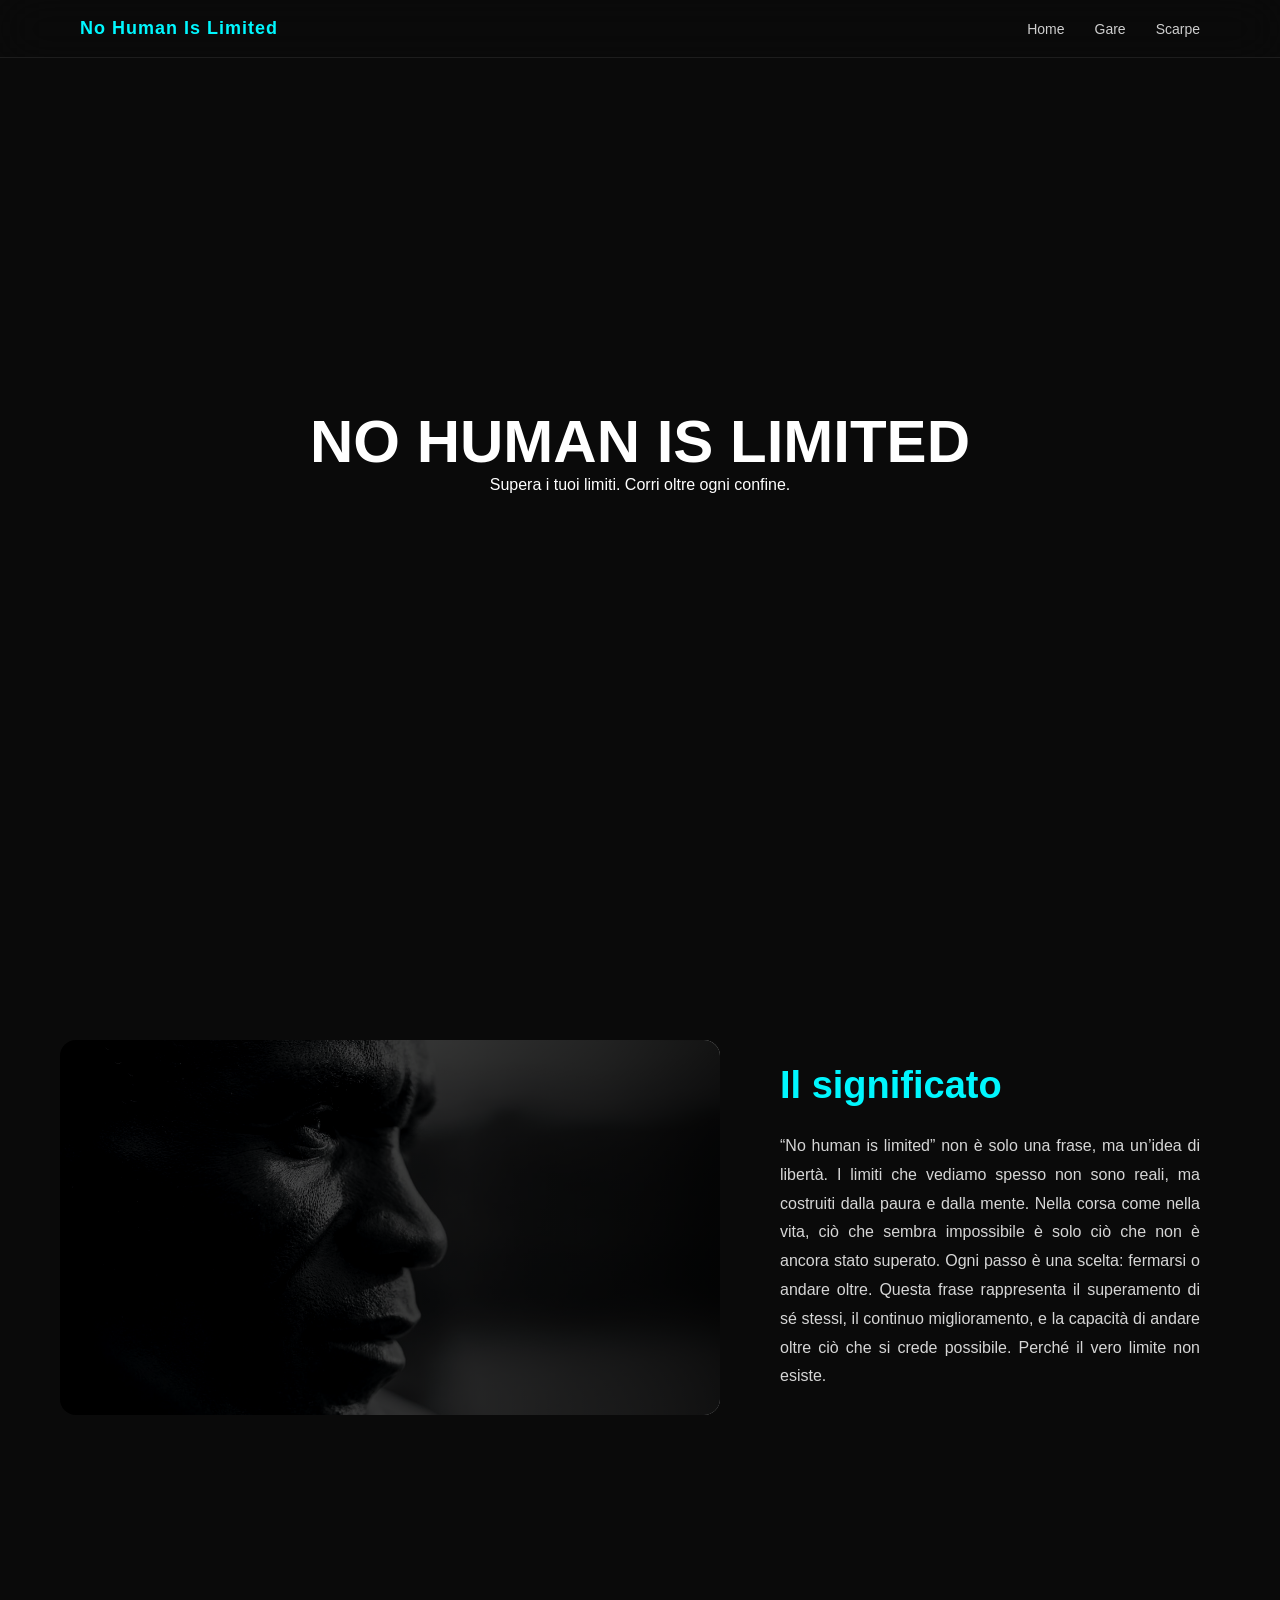
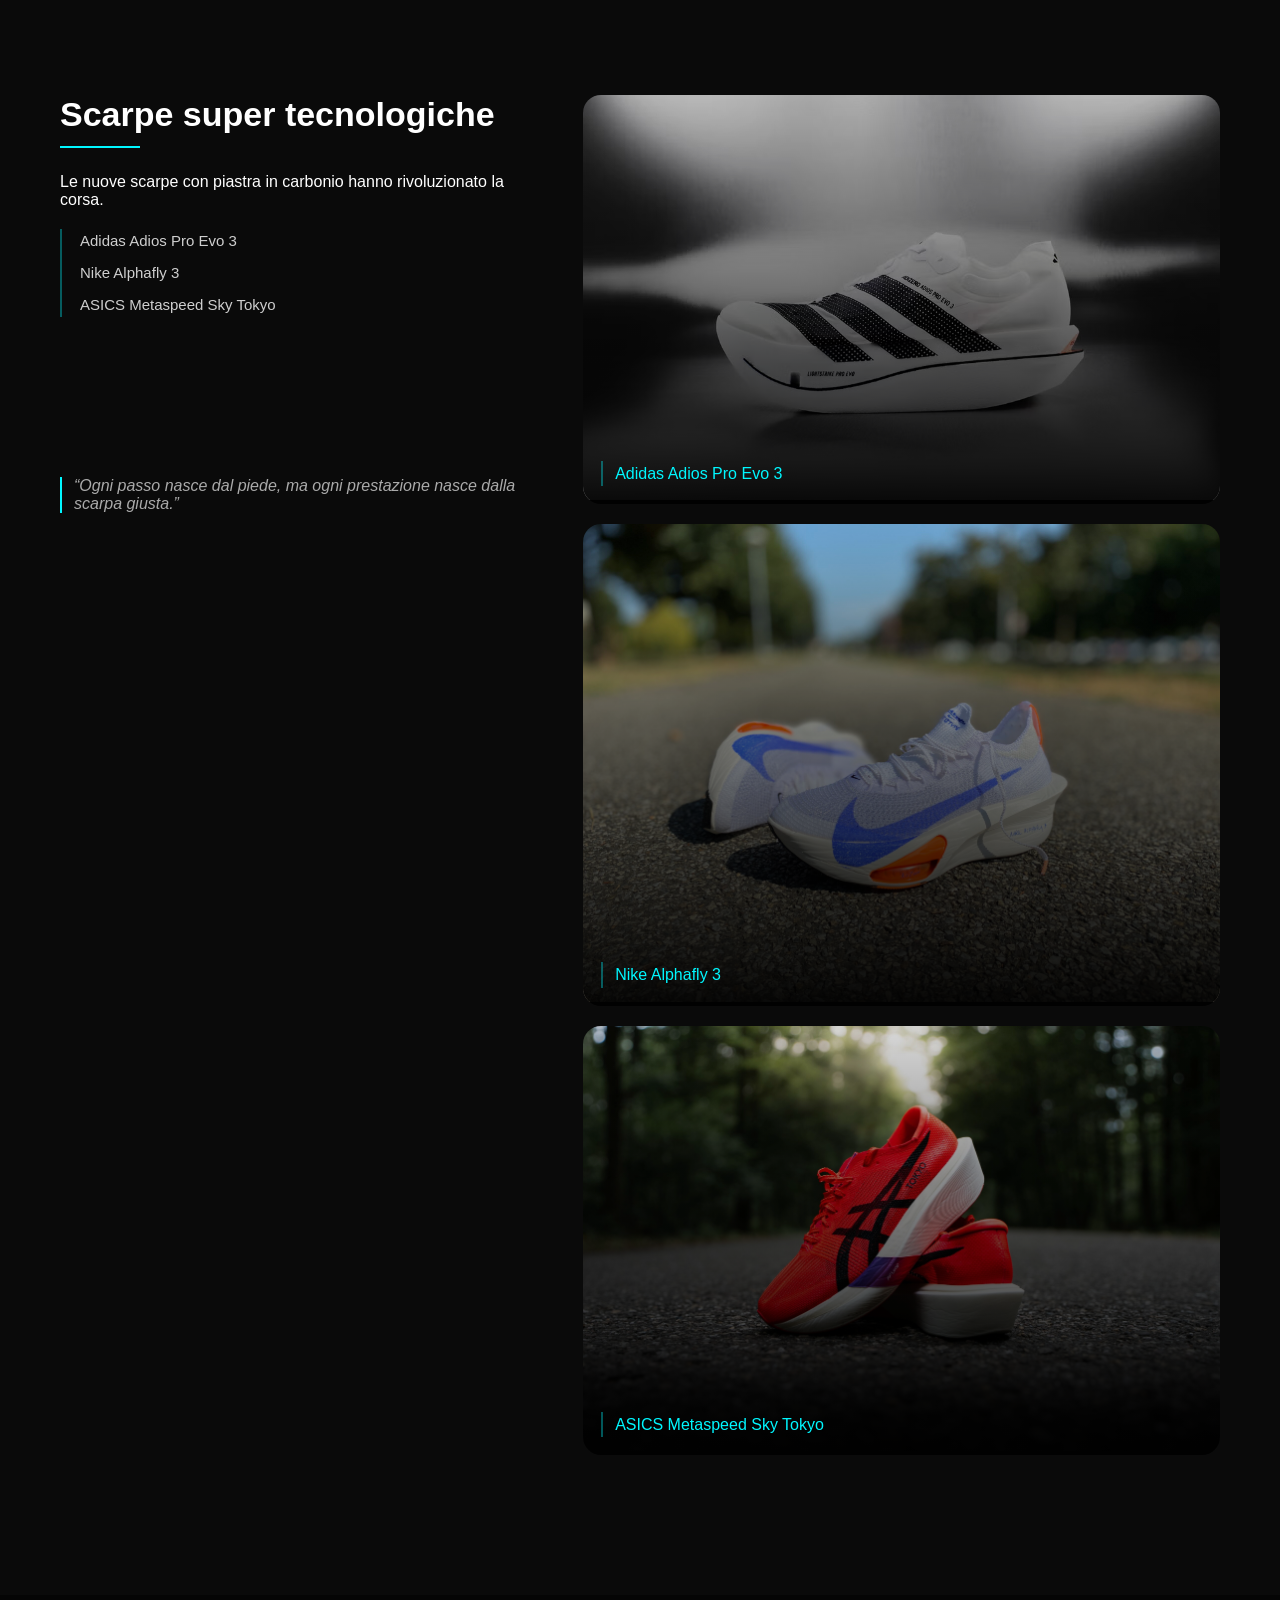
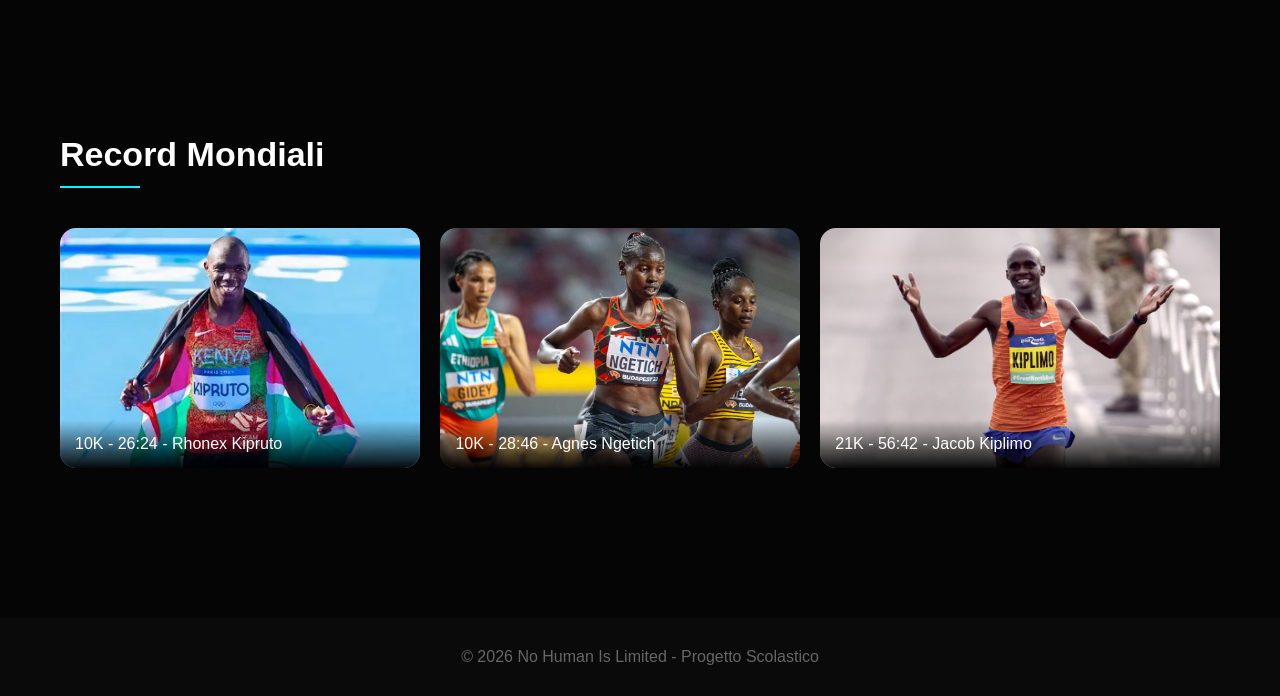
<file: index.html>
<!DOCTYPE html>
<html lang="it">
<head>
    <meta charset="UTF-8">
    <meta name="viewport" content="width=device-width, initial-scale=1.0">
    <title>No Human Is Limited</title>
    <link rel="stylesheet" href="style.css">
</head>

<body>

<!-- NAVBAR -->
<header class="navbar">
    <div class="nav-container">

        <div class="logo">No Human Is Limited</div>

        <ul class="menu">
            <li><a href="index.html">Home</a></li>
            <li><a href="gare.html">Gare</a></li>
            <li><a href="scarpe.html">Scarpe</a></li>
        </ul>

    </div>
</header>

<!-- HERO -->
<section class="hero reveal">
    <h2>NO HUMAN IS LIMITED</h2>
    <p>Supera i tuoi limiti. Corri oltre ogni confine.</p>
</section>

<!-- SIGNIFICATO -->
<section class="meaning-section reveal">

    <div class="meaning-left">
        <img src="img/hero.jpg">
        <div class="meaning-overlay"></div>
    </div>

    <div class="meaning-right">
        <div class="meaning-text">
            <h2>Il significato</h2>
            <p>
                “No human is limited” non è solo una frase, ma un’idea di libertà.
I limiti che vediamo spesso non sono reali, ma costruiti dalla paura e dalla mente.

Nella corsa come nella vita, ciò che sembra impossibile è solo ciò che non è ancora stato superato. Ogni passo è una scelta: fermarsi o andare oltre.

Questa frase rappresenta il superamento di sé stessi, il continuo miglioramento, e la capacità di andare oltre ciò che si crede possibile.

Perché il vero limite non esiste.
            </p>
        </div>
    </div>

</section>

<!-- SCARPE -->
<section class="shoes-section reveal">

    <div class="shoes-left">

        <h2>Scarpe super tecnologiche</h2>

        <p>
            Le nuove scarpe con piastra in carbonio hanno rivoluzionato la corsa.
        </p>

        <div class="shoes-list">
            <p>Adidas Adios Pro Evo 3</p>
            <p>Nike Alphafly 3</p>
            <p>ASICS Metaspeed Sky Tokyo</p>
        </div>

        <!-- 🔥 CITAZIONE MOLTO PIÙ IN BASSO -->
        <p class="shoes-quote">
            “Ogni passo nasce dal piede, ma ogni prestazione nasce dalla scarpa giusta.”
        </p>

    </div>

    <div class="shoes-right">

        <div class="shoe-card">
            <img src="img/adidas.jpg">
            <div class="shoe-overlay"><p>Adidas Adios Pro Evo 3</p></div>
        </div>

        <div class="shoe-card">
            <img src="img/nike.jpg">
            <div class="shoe-overlay"><p>Nike Alphafly 3</p></div>
        </div>

        <div class="shoe-card">
            <img src="img/asics.jpg">
            <div class="shoe-overlay"><p>ASICS Metaspeed Sky Tokyo</p></div>
        </div>

    </div>

</section>

<!-- RECORD -->
<section class="records reveal">

    <h2>Record Mondiali</h2>

    <div class="records-container">

        <div class="record-card">
            <img src="img/kipruto.jpg">
            <div class="overlay"><p>10K - 26:24 - Rhonex Kipruto</p></div>
        </div>

        <div class="record-card">
            <img src="img/10kf.jpg">
            <div class="overlay"><p>10K - 28:46 - Agnes Ngetich</p></div>
        </div>

        <div class="record-card">
            <img src="img/kiplimo.jpg">
            <div class="overlay"><p>21K - 56:42 - Jacob Kiplimo</p></div>
        </div>

        <div class="record-card">
            <img src="img/gidey.jpg">
            <div class="overlay"><p>21K - 1:02:52 - Letesenbet Gidey</p></div>
        </div>

        <div class="record-card">
            <img src="img/sawe.jpg">
            <div class="overlay"><p>42K - 1:59:30 - Sabastian Sawe</p></div>
        </div>

        <div class="record-card">
            <img src="img/chepngetich.jpg">
            <div class="overlay"><p>42K - 2:09:56 - Ruth Chepng'etich</p></div>
        </div>

    </div>

</section>

<footer>
    <p>© 2026 No Human Is Limited - Progetto Scolastico</p>
</footer>

<script src="script.js"></script>

</body>
</html>
</file>
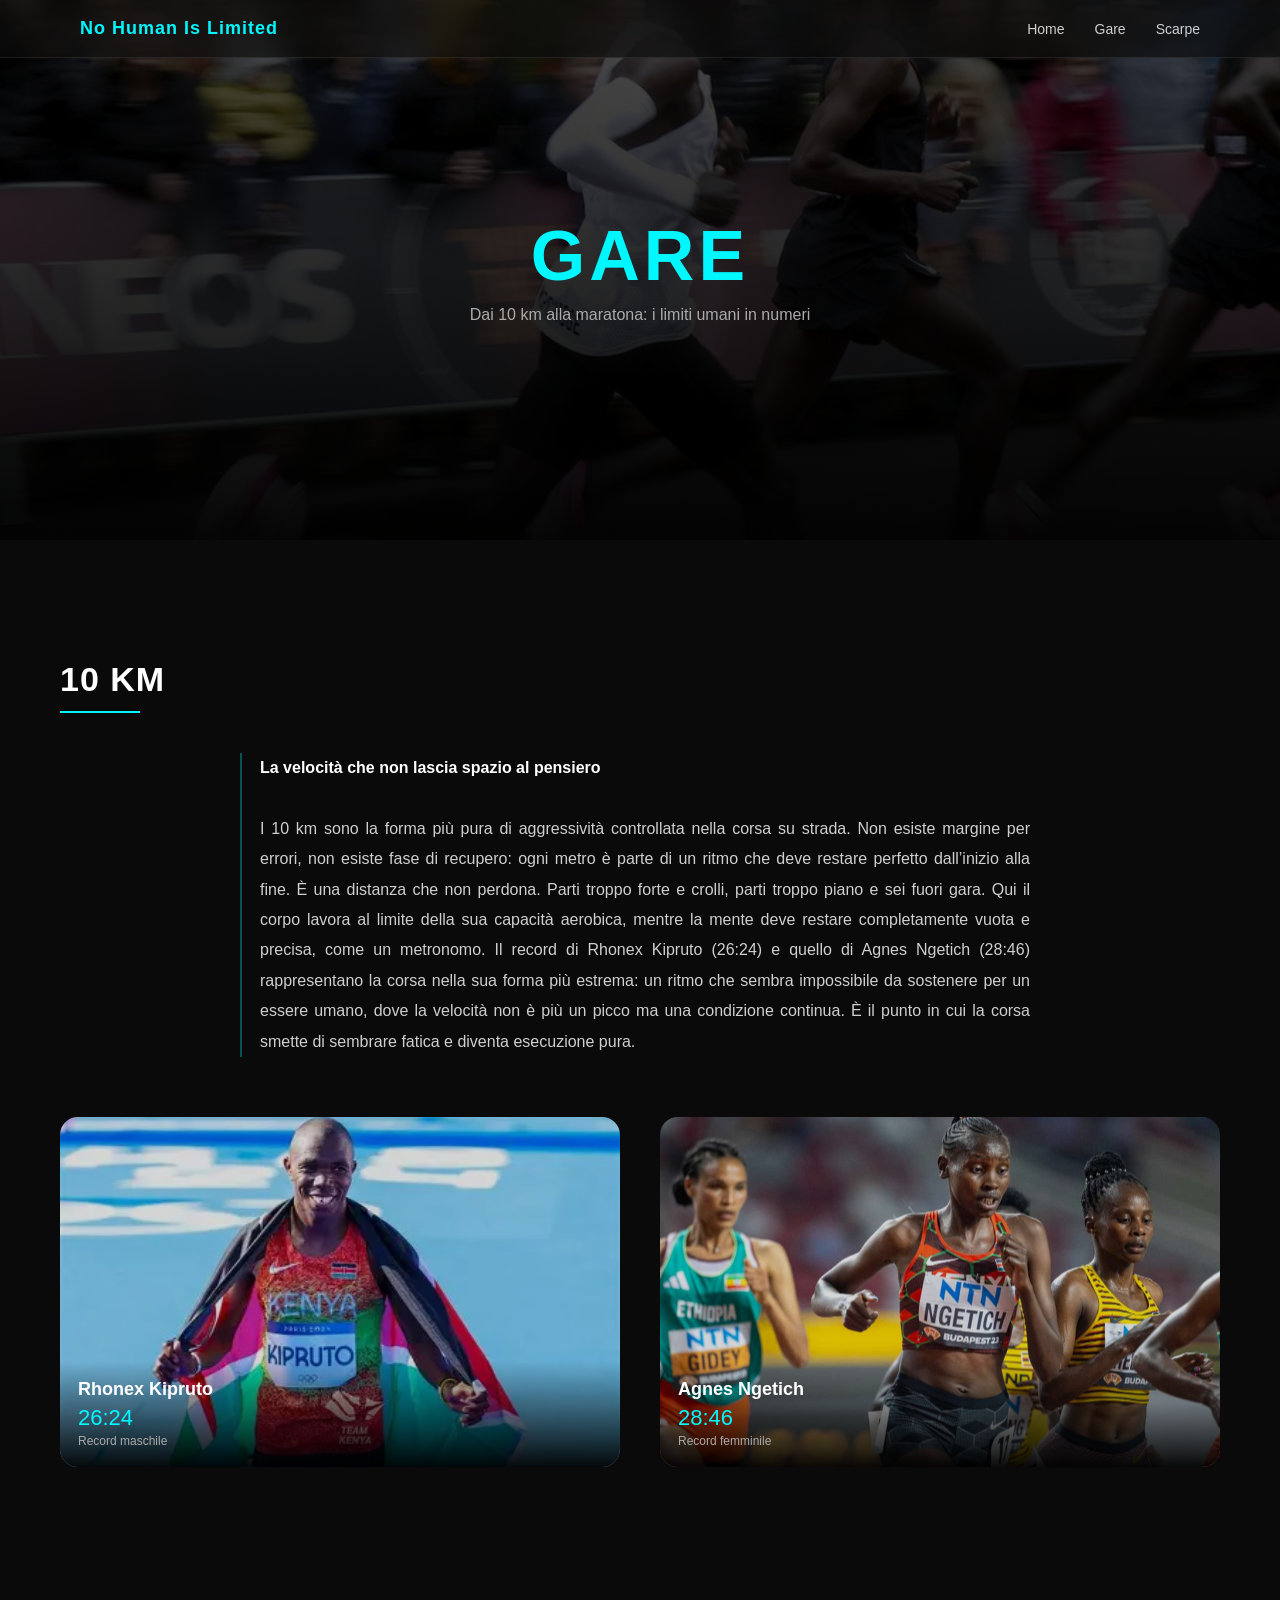
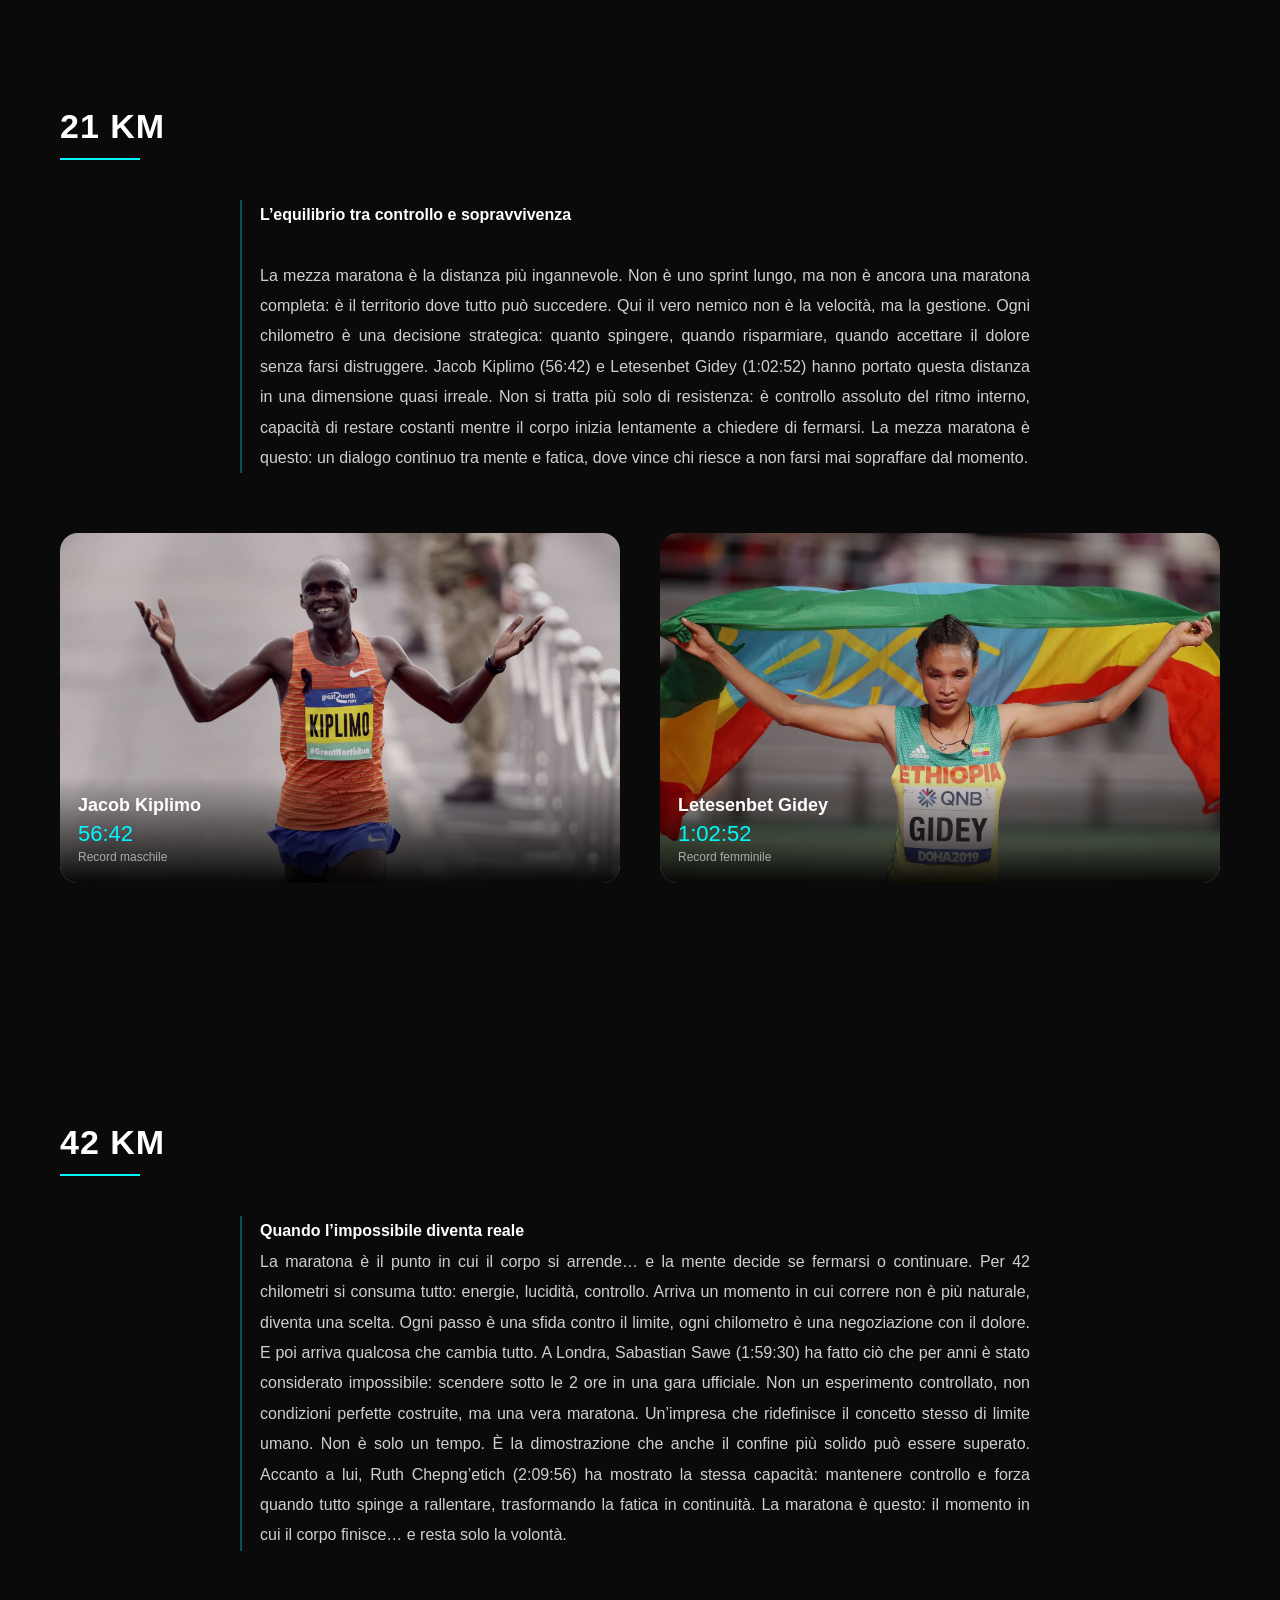
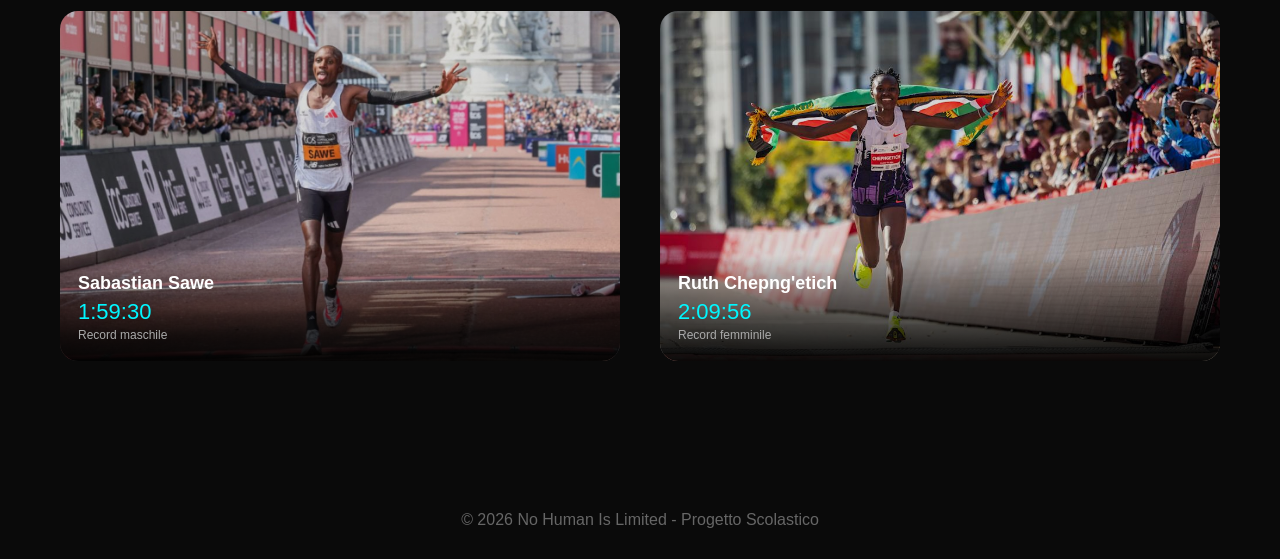
<file: gare.html>
<!DOCTYPE html>
<html lang="it">
<head>
    <meta charset="UTF-8">
    <meta name="viewport" content="width=device-width, initial-scale=1.0">
    <title>Gare - No Human Is Limited</title>

    <link rel="stylesheet" href="style.css">
</head>

<body>

<!-- NAVBAR -->
<header class="navbar">
    <div class="nav-container">

        <div class="logo">No Human Is Limited</div>

        <ul class="menu">
            <li><a href="index.html">Home</a></li>
            <li><a href="gare.html">Gare</a></li>
            <li><a href="scarpe.html">Scarpe</a></li>
        </ul>

    </div>
</header>

<!-- HERO GARE CON IMMAGINE -->
<section class="gare-hero reveal">

    <div class="gare-hero-bg"></div>

    <div class="gare-hero-content">
        <h1>GARE</h1>
        <p>Dai 10 km alla maratona: i limiti umani in numeri</p>
    </div>

</section>

<!-- 10K -->
<section class="gara-section reveal">

    <h2 class="section-title">10 KM</h2>

    <!-- DESCRIZIONE -->
    <p class="gara-description">
La velocità che non lascia spazio al pensiero<br><br>

I 10 km sono la forma più pura di aggressività controllata nella corsa su strada. Non esiste margine per errori, non esiste fase di recupero: ogni metro è parte di un ritmo che deve restare perfetto dall’inizio alla fine.
È una distanza che non perdona. Parti troppo forte e crolli, parti troppo piano e sei fuori gara. Qui il corpo lavora al limite della sua capacità aerobica, mentre la mente deve restare completamente vuota e precisa, come un metronomo.

Il record di Rhonex Kipruto (26:24) e quello di Agnes Ngetich (28:46) rappresentano la corsa nella sua forma più estrema: un ritmo che sembra impossibile da sostenere per un essere umano, dove la velocità non è più un picco ma una condizione continua. È il punto in cui la corsa smette di sembrare fatica e diventa esecuzione pura.
</p>
    

    <div class="gara-grid">

        <div class="gara-card">
            <img src="img/kipruto.jpg">
            <div class="gara-info">
                <h3>Rhonex Kipruto</h3>
                <p>26:24</p>
                <span>Record maschile</span>
            </div>
        </div>

        <div class="gara-card">
            <img src="img/10kf.jpg">
            <div class="gara-info">
                <h3>Agnes Ngetich</h3>
                <p>28:46</p>
                <span>Record femminile</span>
            </div>
        </div>

    </div>
</section>


<!-- 21K -->
<section class="gara-section reveal">

    <h2 class="section-title">21 KM</h2>

    <p class="gara-description">
L’equilibrio tra controllo e sopravvivenza<br><br>

La mezza maratona è la distanza più ingannevole. Non è uno sprint lungo, ma non è ancora una maratona completa: è il territorio dove tutto può succedere.

Qui il vero nemico non è la velocità, ma la gestione. Ogni chilometro è una decisione strategica: quanto spingere, quando risparmiare, quando accettare il dolore senza farsi distruggere.

Jacob Kiplimo (56:42) e Letesenbet Gidey (1:02:52) hanno portato questa distanza in una dimensione quasi irreale. Non si tratta più solo di resistenza: è controllo assoluto del ritmo interno, capacità di restare costanti mentre il corpo inizia lentamente a chiedere di fermarsi.

La mezza maratona è questo: un dialogo continuo tra mente e fatica, dove vince chi riesce a non farsi mai sopraffare dal momento.
</p>

    <div class="gara-grid">

        <div class="gara-card">
            <img src="img/kiplimo.jpg">
            <div class="gara-info">
                <h3>Jacob Kiplimo</h3>
                <p>56:42</p>
                <span>Record maschile</span>
            </div>
        </div>

        <div class="gara-card">
            <img src="img/gidey.jpg">
            <div class="gara-info">
                <h3>Letesenbet Gidey</h3>
                <p>1:02:52</p>
                <span>Record femminile</span>
            </div>
        </div>

    </div>
</section>


<!-- 42K -->
<section class="gara-section reveal">

    <h2 class="section-title">42 KM</h2>

    <p class="gara-description">
Quando l’impossibile diventa reale<br>

La maratona è il punto in cui il corpo si arrende… e la mente decide se fermarsi o continuare.

Per 42 chilometri si consuma tutto: energie, lucidità, controllo. Arriva un momento in cui correre non è più naturale, diventa una scelta. Ogni passo è una sfida contro il limite, ogni chilometro è una negoziazione con il dolore.

E poi arriva qualcosa che cambia tutto.

A Londra, Sabastian Sawe (1:59:30) ha fatto ciò che per anni è stato considerato impossibile: scendere sotto le 2 ore in una gara ufficiale. Non un esperimento controllato, non condizioni perfette costruite, ma una vera maratona. Un’impresa che ridefinisce il concetto stesso di limite umano.

Non è solo un tempo.
È la dimostrazione che anche il confine più solido può essere superato.

Accanto a lui, Ruth Chepng’etich (2:09:56) ha mostrato la stessa capacità: mantenere controllo e forza quando tutto spinge a rallentare, trasformando la fatica in continuità.

La maratona è questo: il momento in cui il corpo finisce… e resta solo la volontà.
</p>

    <div class="gara-grid">

        <div class="gara-card">
            <img src="img/sawe.jpg">
            <div class="gara-info">
                <h3>Sabastian Sawe</h3>
                <p>1:59:30</p>
                <span>Record maschile</span>
            </div>
        </div>

        <div class="gara-card">
            <img src="img/chepngetich.jpg">
            <div class="gara-info">
                <h3>Ruth Chepng'etich</h3>
                <p>2:09:56</p>
                <span>Record femminile</span>
            </div>
        </div>

    </div>
</section>
<!-- FOOTER -->
<footer>
    <p>© 2026 No Human Is Limited - Progetto Scolastico</p>
</footer>

<script src="script.js"></script>

</body>
</html>
</file>
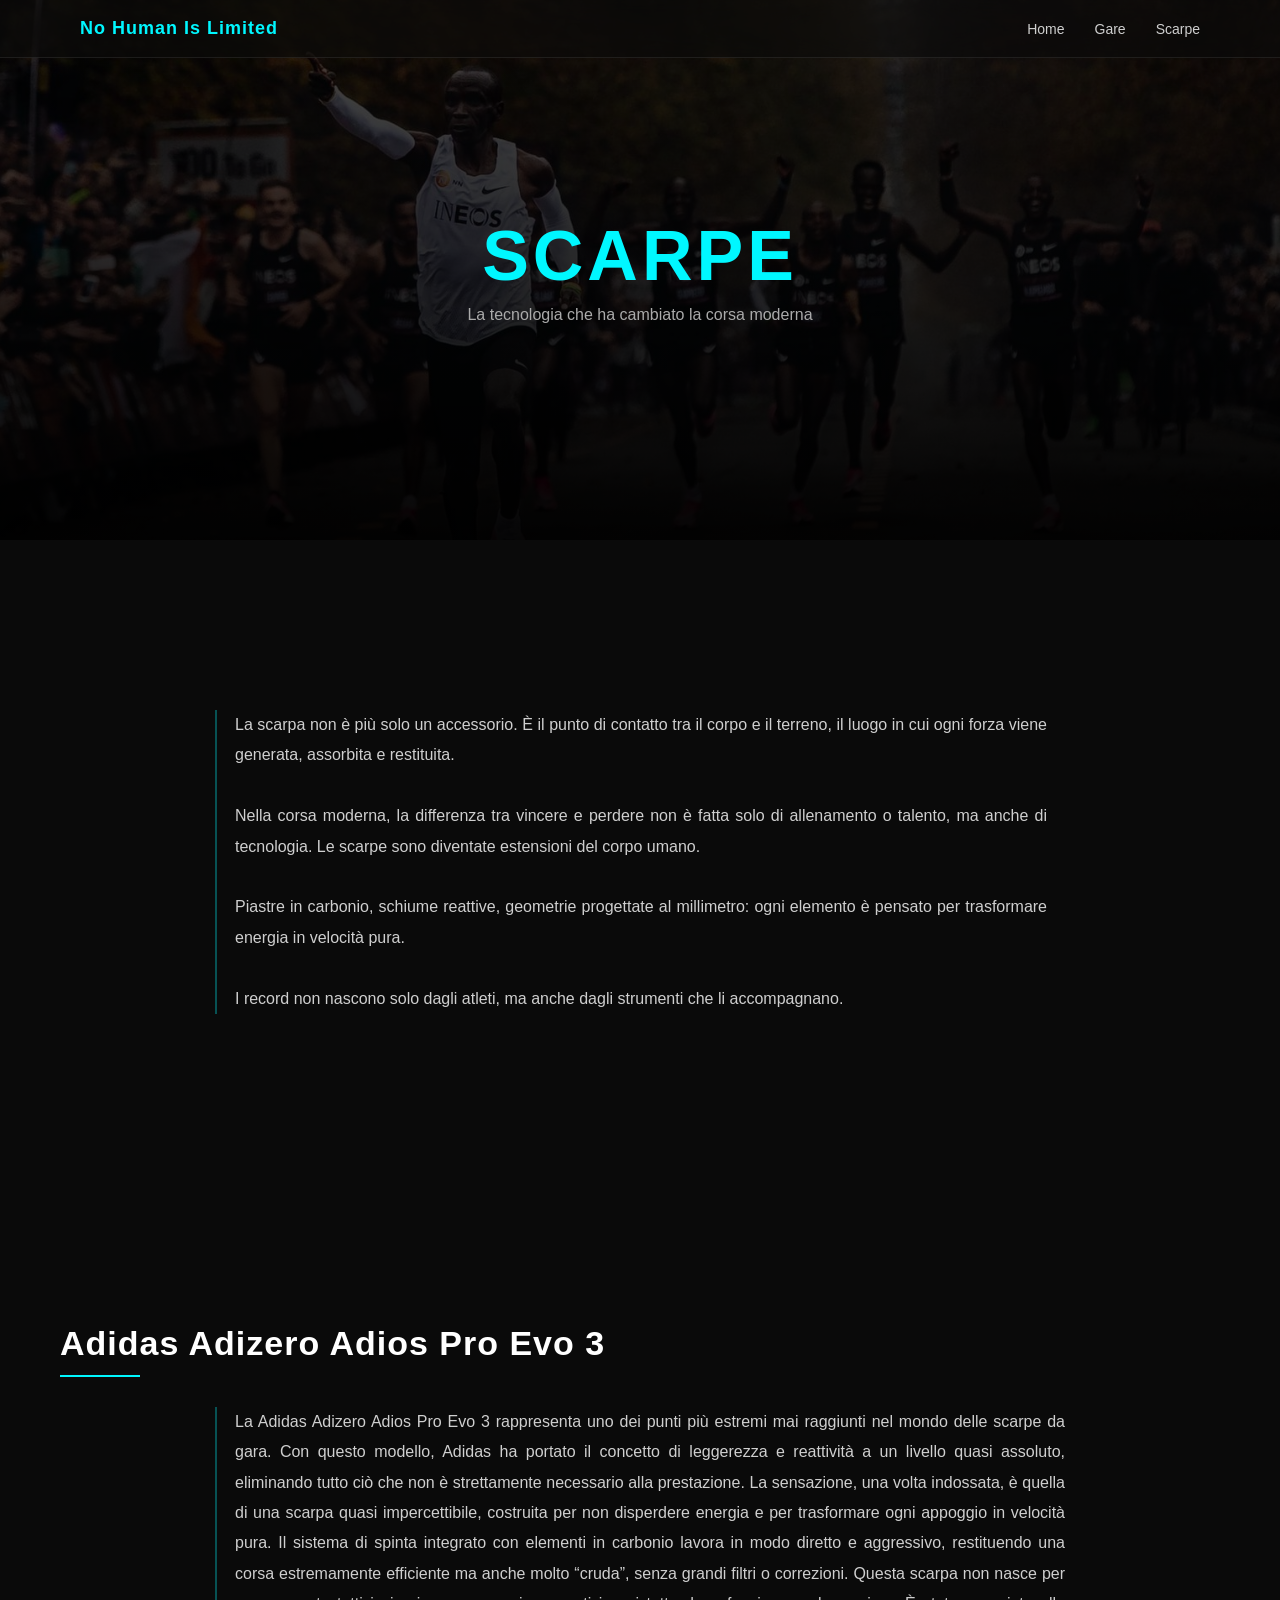
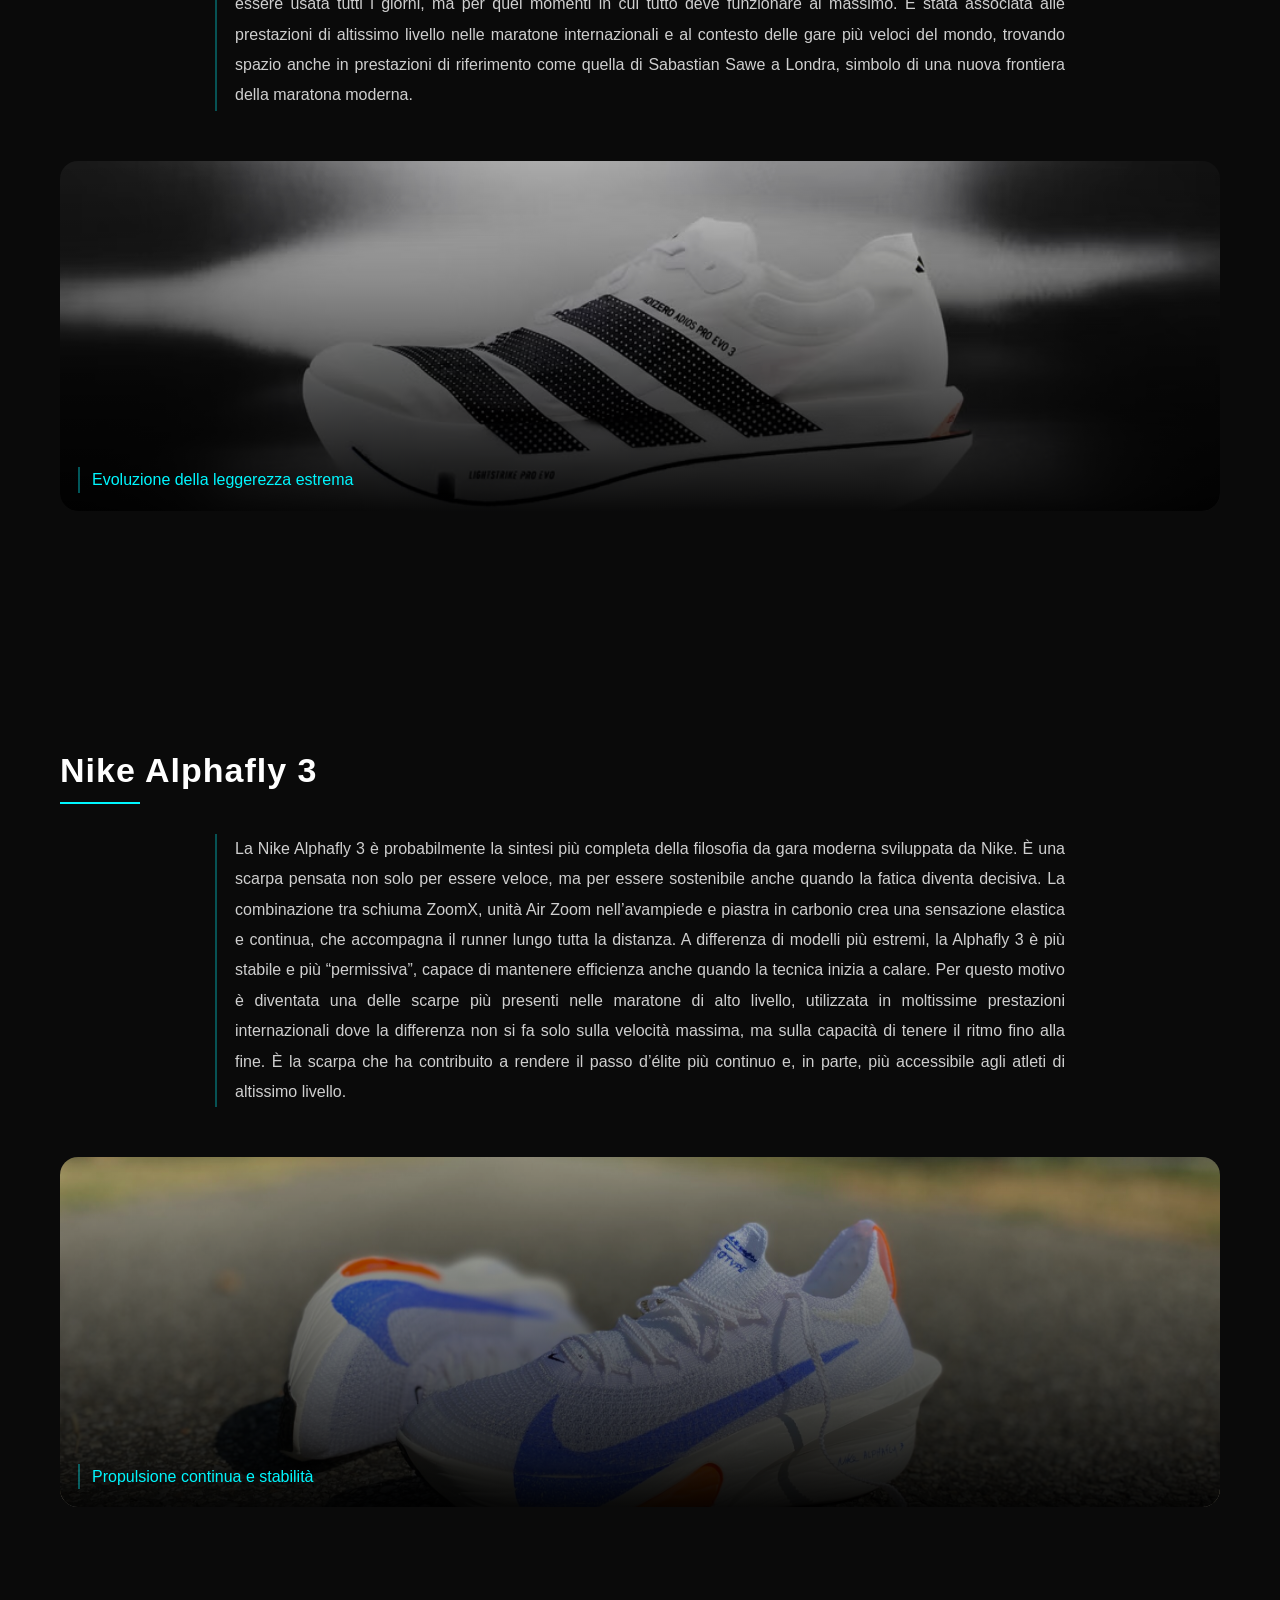
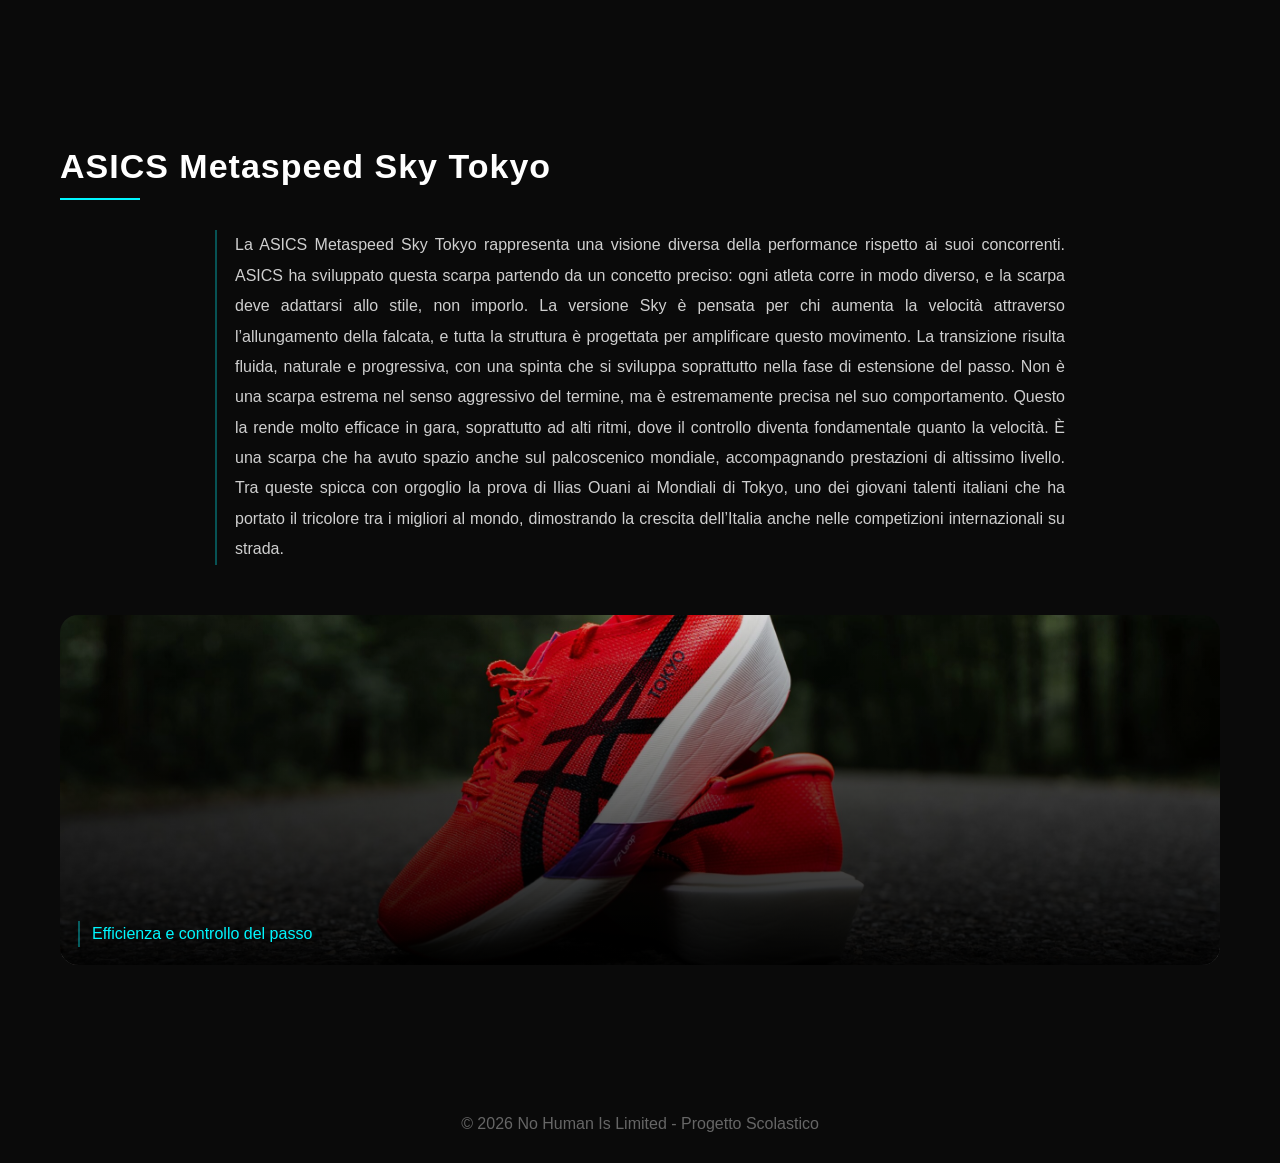
<file: scarpe.html>
<!DOCTYPE html>
<html lang="it">
<head>
    <meta charset="UTF-8">
    <meta name="viewport" content="width=device-width, initial-scale=1.0">
    <title>Scarpe - No Human Is Limited</title>

    <link rel="stylesheet" href="style.css">
</head>

<body>

<!-- NAVBAR -->
<header class="navbar">
    <div class="nav-container">

        <div class="logo">No Human Is Limited</div>

        <ul class="menu">
            <li><a href="index.html">Home</a></li>
            <li><a href="gare.html">Gare</a></li>
            <li><a href="scarpe.html">Scarpe</a></li>
        </ul>

    </div>
</header>

<!-- HERO SCARPE -->
<section class="scarpe-hero reveal">

    <div class="scarpe-hero-bg"></div>

    <div class="scarpe-hero-content">
        <h1>SCARPE</h1>
        <p>La tecnologia che ha cambiato la corsa moderna</p>
    </div>

</section>

<!-- INTRO -->
<section class="intro-scarpe reveal">

    <p class="intro-text">
    La scarpa non è più solo un accessorio. È il punto di contatto tra il corpo e il terreno, il luogo in cui ogni forza viene generata, assorbita e restituita.<br><br>

    Nella corsa moderna, la differenza tra vincere e perdere non è fatta solo di allenamento o talento, ma anche di tecnologia. Le scarpe sono diventate estensioni del corpo umano.<br><br>

    Piastre in carbonio, schiume reattive, geometrie progettate al millimetro: ogni elemento è pensato per trasformare energia in velocità pura.<br><br>

    I record non nascono solo dagli atleti, ma anche dagli strumenti che li accompagnano.
    </p>

</section>

<!-- ================= ADIDAS ================= -->
<section class="shoe-section reveal">

    <h2 class="section-title">Adidas Adizero Adios Pro Evo 3</h2>

    <p class="shoe-description">

La Adidas Adizero Adios Pro Evo 3 rappresenta uno dei punti più estremi mai raggiunti nel mondo delle scarpe da gara. Con questo modello, Adidas ha portato il concetto di leggerezza e reattività a un livello quasi assoluto, eliminando tutto ciò che non è strettamente necessario alla prestazione.

La sensazione, una volta indossata, è quella di una scarpa quasi impercettibile, costruita per non disperdere energia e per trasformare ogni appoggio in velocità pura. Il sistema di spinta integrato con elementi in carbonio lavora in modo diretto e aggressivo, restituendo una corsa estremamente efficiente ma anche molto “cruda”, senza grandi filtri o correzioni.

Questa scarpa non nasce per essere usata tutti i giorni, ma per quei momenti in cui tutto deve funzionare al massimo. È stata associata alle prestazioni di altissimo livello nelle maratone internazionali e al contesto delle gare più veloci del mondo, trovando spazio anche in prestazioni di riferimento come quella di Sabastian Sawe a Londra, simbolo di una nuova frontiera della maratona moderna.
    </p>

    <div class="shoe-gallery">

        <div class="shoe-card">
            <img src="img/adidas.jpg">
            <div class="shoe-overlay">
                <p>Evoluzione della leggerezza estrema</p>
            </div>
        </div>

    </div>

</section>

<!-- ================= NIKE ================= -->
<section class="shoe-section reveal">

    <h2 class="section-title">Nike Alphafly 3</h2>

    <p class="shoe-description">
        La Nike Alphafly 3 è probabilmente la sintesi più completa della filosofia da gara moderna sviluppata da Nike. È una scarpa pensata non solo per essere veloce, ma per essere sostenibile anche quando la fatica diventa decisiva.

La combinazione tra schiuma ZoomX, unità Air Zoom nell’avampiede e piastra in carbonio crea una sensazione elastica e continua, che accompagna il runner lungo tutta la distanza. A differenza di modelli più estremi, la Alphafly 3 è più stabile e più “permissiva”, capace di mantenere efficienza anche quando la tecnica inizia a calare.

Per questo motivo è diventata una delle scarpe più presenti nelle maratone di alto livello, utilizzata in moltissime prestazioni internazionali dove la differenza non si fa solo sulla velocità massima, ma sulla capacità di tenere il ritmo fino alla fine. È la scarpa che ha contribuito a rendere il passo d’élite più continuo e, in parte, più accessibile agli atleti di altissimo livello.
    </p>

    <div class="shoe-gallery">

        <div class="shoe-card">
            <img src="img/nike.jpg">
            <div class="shoe-overlay">
                <p>Propulsione continua e stabilità</p>
            </div>
        </div>

    </div>

</section>

<!-- ================= ASICS ================= -->
<section class="shoe-section reveal">

    <h2 class="section-title">ASICS Metaspeed Sky Tokyo</h2>

    <p class="shoe-description">
        La ASICS Metaspeed Sky Tokyo rappresenta una visione diversa della performance rispetto ai suoi concorrenti. ASICS ha sviluppato questa scarpa partendo da un concetto preciso: ogni atleta corre in modo diverso, e la scarpa deve adattarsi allo stile, non imporlo.

La versione Sky è pensata per chi aumenta la velocità attraverso l’allungamento della falcata, e tutta la struttura è progettata per amplificare questo movimento. La transizione risulta fluida, naturale e progressiva, con una spinta che si sviluppa soprattutto nella fase di estensione del passo.

Non è una scarpa estrema nel senso aggressivo del termine, ma è estremamente precisa nel suo comportamento. Questo la rende molto efficace in gara, soprattutto ad alti ritmi, dove il controllo diventa fondamentale quanto la velocità.

È una scarpa che ha avuto spazio anche sul palcoscenico mondiale, accompagnando prestazioni di altissimo livello. Tra queste spicca con orgoglio la prova di Ilias Ouani ai Mondiali di Tokyo, uno dei giovani talenti italiani che ha portato il tricolore tra i migliori al mondo, dimostrando la crescita dell’Italia anche nelle competizioni internazionali su strada.
    </p>

    <div class="shoe-gallery">

        <div class="shoe-card">
            <img src="img/asics.jpg">
            <div class="shoe-overlay">
                <p>Efficienza e controllo del passo</p>
            </div>
        </div>

    </div>

</section>

<!-- FOOTER -->
<footer>
    <p>© 2026 No Human Is Limited - Progetto Scolastico</p>
</footer>

<script src="script.js"></script>

</body>
</html>
</file>
<file: style.css>
/* RESET */
* {
    margin: 0;
    padding: 0;
    box-sizing: border-box;
}

/* BASE */
body {
    font-family: -apple-system, Arial;
    background: #0a0a0a;
    color: white;
    overflow-x: hidden;
}

/* ================= NAVBAR ================= */
.navbar {
    position: fixed;
    top: 0;
    width: 100%;
    z-index: 1000;

    background: rgba(10,10,10,0.6);
    backdrop-filter: blur(25px);
    border-bottom: 1px solid rgba(255,255,255,0.08);
}

.nav-container {
    max-width: 1200px;
    margin: auto;

    display: flex;
    justify-content: space-between;
    align-items: center;

    padding: 18px 40px;
}

.logo {
    font-size: 18px;
    font-weight: 600;
    color: #00f7ff;
    letter-spacing: 1px;
}

.menu {
    display: flex;
    gap: 30px;
    list-style: none;
}

.menu li a {
    text-decoration: none;
    color: #cfcfcf;
    font-size: 14px;
    position: relative;
    transition: 0.3s;
}

.menu li a:hover {
    color: #00f7ff;
}

/* ================= HERO ================= */
.hero {
    height: 100vh;
    display: flex;
    flex-direction: column;
    justify-content: center;
    align-items: center;
}

.hero h2 {
    font-size: 60px;
}

/* ================= SEZIONI BASE ================= */
section {
    padding: 140px 60px;
}

/* 🔥 TITOLI SEZIONE GLOBALI */
.section-title {
    font-size: 34px;
    font-weight: 600;
    letter-spacing: 1px;
    margin-bottom: 40px;

    color: #ffffff;
    position: relative;
}

/* linea elegante sotto titolo */
.section-title::after {
    content: "";
    display: block;
    width: 80px;
    height: 2px;
    margin-top: 12px;
    background: #00f7ff;
}

/* ================= SIGNIFICATO ================= */
.meaning-section {
    display: flex;
    gap: 60px;
    align-items: stretch;
}

.meaning-left {
    width: 60%;
    position: relative;
    border-radius: 16px;
    overflow: hidden;
}

.meaning-left img {
    width: 100%;
    height: 100%;
    object-fit: cover;
    filter: brightness(0.9) contrast(1.1);
}

.meaning-overlay {
    position: absolute;
    inset: 0;
    background: linear-gradient(to right, rgba(0,0,0,0.55), rgba(0,0,0,0.9));
}

.meaning-right {
    width: 40%;
    display: flex;
    align-items: center;
}

.meaning-text {
    max-width: 420px;
}

.meaning-text h2 {
    font-size: 38px;
    color: #00f7ff;
    margin-bottom: 25px;
}

.meaning-text p {
    font-size: 16px;
    line-height: 1.8;
    color: #d6d6d6;
    text-align: justify;
}

/* ================= SHOES ================= */
.shoes-section {
    display: flex;
    gap: 60px;
    align-items: flex-start;
}

.shoes-left {
    width: 40%;
}

/* titolo scarpe coerente */
.shoes-left h2 {
    font-size: 34px;
    margin-bottom: 25px;
    position: relative;
}

.shoes-left h2::after {
    content: "";
    display: block;
    width: 80px;
    height: 2px;
    background: #00f7ff;
    margin-top: 12px;
}

.shoes-quote {
    margin-top: 160px;
    font-style: italic;
    color: #aaa;
    border-left: 2px solid #00f7ff;
    padding-left: 12px;
}

.shoes-right {
    width: 55%;
    display: flex;
    flex-direction: column;
    gap: 20px;
}

.shoe-card {
    height: 240px;
    border-radius: 15px;
    overflow: hidden;
    position: relative;
    transition: 0.4s;
}

.shoe-card:hover {
    transform: scale(1.05);
}

.shoe-card img {
    width: 100%;
    height: 100%;
    object-fit: cover;
}

/* ================= SHOES CARD TEXT (HOME FIX) ================= */
.shoe-overlay {
    position: absolute;
    inset: 0;
    background: linear-gradient(to top, rgba(0,0,0,0.92), transparent);
    display: flex;
    align-items: flex-end;

    /* 👇 COERENZA CON TESTI SITO */
    padding: 18px 22px;
}

.shoe-overlay p {
    font-size: 16px;
    color: #cfcfcf;
    line-height: 1.6;

    text-align: left;
    margin: 0;

    /* 👇 ALLINEAMENTO PIÙ “GARE STYLE” */
    border-left: 2px solid rgba(0,247,255,0.35);
    padding-left: 12px;
}
.shoe-card:hover .shoe-overlay {
    opacity: 1;
}
/* ================= SHOES LIST (HOME FIX) ================= */
.shoes-list {
    margin-top: 20px;
    padding-left: 18px;

    border-left: 2px solid rgba(0,247,255,0.35);
}

.shoes-list p {
    margin: 8px 0;
    color: #cfcfcf;
    font-size: 15px;
    line-height: 1.6;

    text-align: left;
}

/* ================= RECORD ================= */
.records {
    background: #050505;
}

/* titolo record coerente */
.records h2 {
    font-size: 34px;
    margin-bottom: 40px;
    position: relative;
}

.records h2::after {
    content: "";
    display: block;
    width: 80px;
    height: 2px;
    background: #00f7ff;
    margin-top: 12px;
}

.records-container {
    display: flex;
    gap: 20px;
    overflow-x: auto;
    scroll-behavior: smooth;
    padding-bottom: 10px;
}

.record-card {
    min-width: 340px;
    height: 240px;
    border-radius: 16px;
    overflow: hidden;
    flex-shrink: 0;
    position: relative;
    transition: transform 0.3s;
}

.record-card:hover {
    transform: scale(1.06);
}

.record-card img {
    width: 100%;
    height: 100%;
    object-fit: cover;
}

.overlay {
    position: absolute;
    bottom: 0;
    width: 100%;
    padding: 15px;
    background: linear-gradient(transparent, rgba(0,0,0,0.95));
}

/* ================= FOOTER ================= */
footer {
    text-align: center;
    padding: 30px;
    color: #666;
}

/* ================= ANIMATION ================= */
.reveal {
    opacity: 0;
    transform: translateY(40px);
    transition: 1s;
}

.reveal.active {
    opacity: 1;
    transform: translateY(0);
}


/* ================= GARA SECTION ================= */
.gara-section {
    padding: 120px 60px;
}

/* grid record */
.gara-grid {
    display: flex;
    gap: 40px;
    margin-top: 40px;
    flex-wrap: wrap;
}

/* card */
.gara-card {
    flex: 1;
    min-width: 280px;
    height: 350px;
    border-radius: 18px;
    overflow: hidden;
    position: relative;
    transition: 0.4s;
}

.gara-card:hover {
    transform: scale(1.03);
}

.gara-card img {
    width: 100%;
    height: 100%;
    object-fit: cover;
    filter: brightness(0.85);
}

/* info sopra immagine */
.gara-info {
    position: absolute;
    bottom: 0;
    width: 100%;
    padding: 18px;

    background: linear-gradient(
        transparent,
        rgba(0,0,0,0.95)
    );
}

.gara-info h3 {
    font-size: 18px;
}

.gara-info p {
    font-size: 22px;
    color: #00f7ff;
    margin-top: 5px;
}

.gara-info span {
    font-size: 12px;
    color: #aaa;
}

/* ================= HERO GARE BACKGROUND ================= */
.gare-hero {
    height: 60vh;
    position: relative;
    display: flex;
    justify-content: center;
    align-items: center;
    overflow: hidden;
    text-align: center;
}

/* immagine sfondo */
.gare-hero-bg {
    position: absolute;
    inset: 0;
    background: url("img/hero4.jpg") center/cover no-repeat;
    filter: brightness(0.5);
    transform: scale(1.05);
}

/* overlay nero elegante */
.gare-hero::after {
    content: "";
    position: absolute;
    inset: 0;
    background: linear-gradient(to bottom, rgba(0,0,0,0.4), rgba(0,0,0,0.95));
}

/* contenuto sopra tutto */
.gare-hero-content {
    position: relative;
    z-index: 2;
}

.gare-hero h1 {
    font-size: 70px;
    color: #00f7ff;
    letter-spacing: 4px;
}

.gare-hero p {
    color: #aaa;
    margin-top: 10px;
}

/* ================= DESCRIZIONE GARE ================= */
/* ================= DESCRIZIONI GARE PREMIUM ================= */
.gara-description {
    max-width: 800px;
    margin: 30px auto 60px auto;

    font-size: 16px;
    line-height: 1.9;
    color: #cfcfcf;

    text-align: justify;

    padding: 0 10px;

    border-left: 2px solid rgba(0,247,255,0.3);
    padding-left: 18px;

    position: relative;
}

/* prima riga più forte (titolo dentro testo) */
.gara-description::first-line {
    font-weight: 600;
    color: #ffffff;
}
/* ================= SCARPE HERO ================= */
.scarpe-hero {
    height: 60vh;
    position: relative;
    display: flex;
    justify-content: center;
    align-items: center;
    text-align: center;
    overflow: hidden;
}

.scarpe-hero-bg {
    position: absolute;
    inset: 0;
    background: url("img/scarpehero.jpg") center/cover no-repeat;
    filter: brightness(0.5);
    transform: scale(1.05);
}

.scarpe-hero::after {
    content: "";
    position: absolute;
    inset: 0;
    background: linear-gradient(to bottom, rgba(0,0,0,0.4), rgba(0,0,0,0.95));
}

.scarpe-hero-content {
    position: relative;
    z-index: 2;
}

.scarpe-hero h1 {
    font-size: 70px;
    color: #00f7ff;
    letter-spacing: 4px;
}

.scarpe-hero p {
    margin-top: 10px;
    color: #aaa;
}

/* ================= INTRO ================= */
.intro-text {
    max-width: 850px;
    margin: 30px auto 50px auto;

    line-height: 1.9;
    color: #cfcfcf;

    text-align: justify;

    border-left: 2px solid rgba(0,247,255,0.3);
    

    padding: 0 18px;
}

/* ================= SEZIONE SCARPE ================= */
.shoe-section {
    padding: 120px 60px;
}

/* TITOLO (uguale a gare) */
.shoe-section .section-title {
    font-size: 34px;
    margin-bottom: 20px;
    position: relative;
}

.shoe-section .section-title::after {
    content: "";
    display: block;
    width: 80px;
    height: 2px;
    margin-top: 12px;
    background: #00f7ff;
}

/* ================= DESCRIZIONE ================= */
.shoe-description {
    max-width: 850px;
    margin: 30px auto 50px auto;

    line-height: 1.9;
    color: #cfcfcf;

    text-align: justify;

    border-left: 2px solid rgba(0,247,255,0.3);
    padding-left: 18px;
}

/* ================= GALLERY ================= */
.shoe-gallery {
    display: flex;
    gap: 40px;
    flex-wrap: wrap;
    margin-top: 40px;
}

/* CARD (equilibrata) */
.shoe-card {
    flex: 1;
    min-width: 280px;
    height: 350px;

    border-radius: 18px;
    overflow: hidden;
    position: relative;

    transition: 0.4s;
}

.shoe-card:hover {
    transform: scale(1.03);
}

.shoe-card img {
    width: 100%;
    height: 100%;
    object-fit: cover;
    filter: brightness(0.85);
}

/* OVERLAY */
.shoe-overlay {
    position: absolute;
    bottom: 0;
    width: 100%;
    padding: 18px;

    background: linear-gradient(to top, rgba(0,0,0,0.95), transparent);
}

.shoe-overlay p {
    font-size: 16px;
    color: #00f7ff;
}
/* ================= RESPONSIVE ================= */
@media (max-width: 900px) {

    /* NAVBAR */
    .nav-container {
        padding: 15px 20px;
    }

    .menu {
        gap: 15px;
    }

    /* HERO */
    .hero h2 {
        font-size: 36px;
        text-align: center;
    }

    .hero p {
        text-align: center;
        font-size: 14px;
    }

    /* SEZIONI GENERICHE */
    section {
        padding: 100px 20px;
    }

    /* SIGNIFICATO → DIVENTA VERTICALE */
    .meaning-section {
        flex-direction: column;
    }

    .meaning-left,
    .meaning-right {
        width: 100%;
    }

    .meaning-text {
        max-width: 100%;
        margin-top: 30px;
    }

    /* SHOES → STACK */
    .shoes-section {
        flex-direction: column;
    }

    .shoes-left,
    .shoes-right {
        width: 100%;
    }

    .shoes-quote {
        margin-top: 40px;
    }

    /* CARD PIÙ PICCOLE */
    .shoe-card {
        height: 200px;
    }

    /* RECORD SCROLL */
    .record-card {
        min-width: 260px;
        height: 200px;
    }
}
</file>
